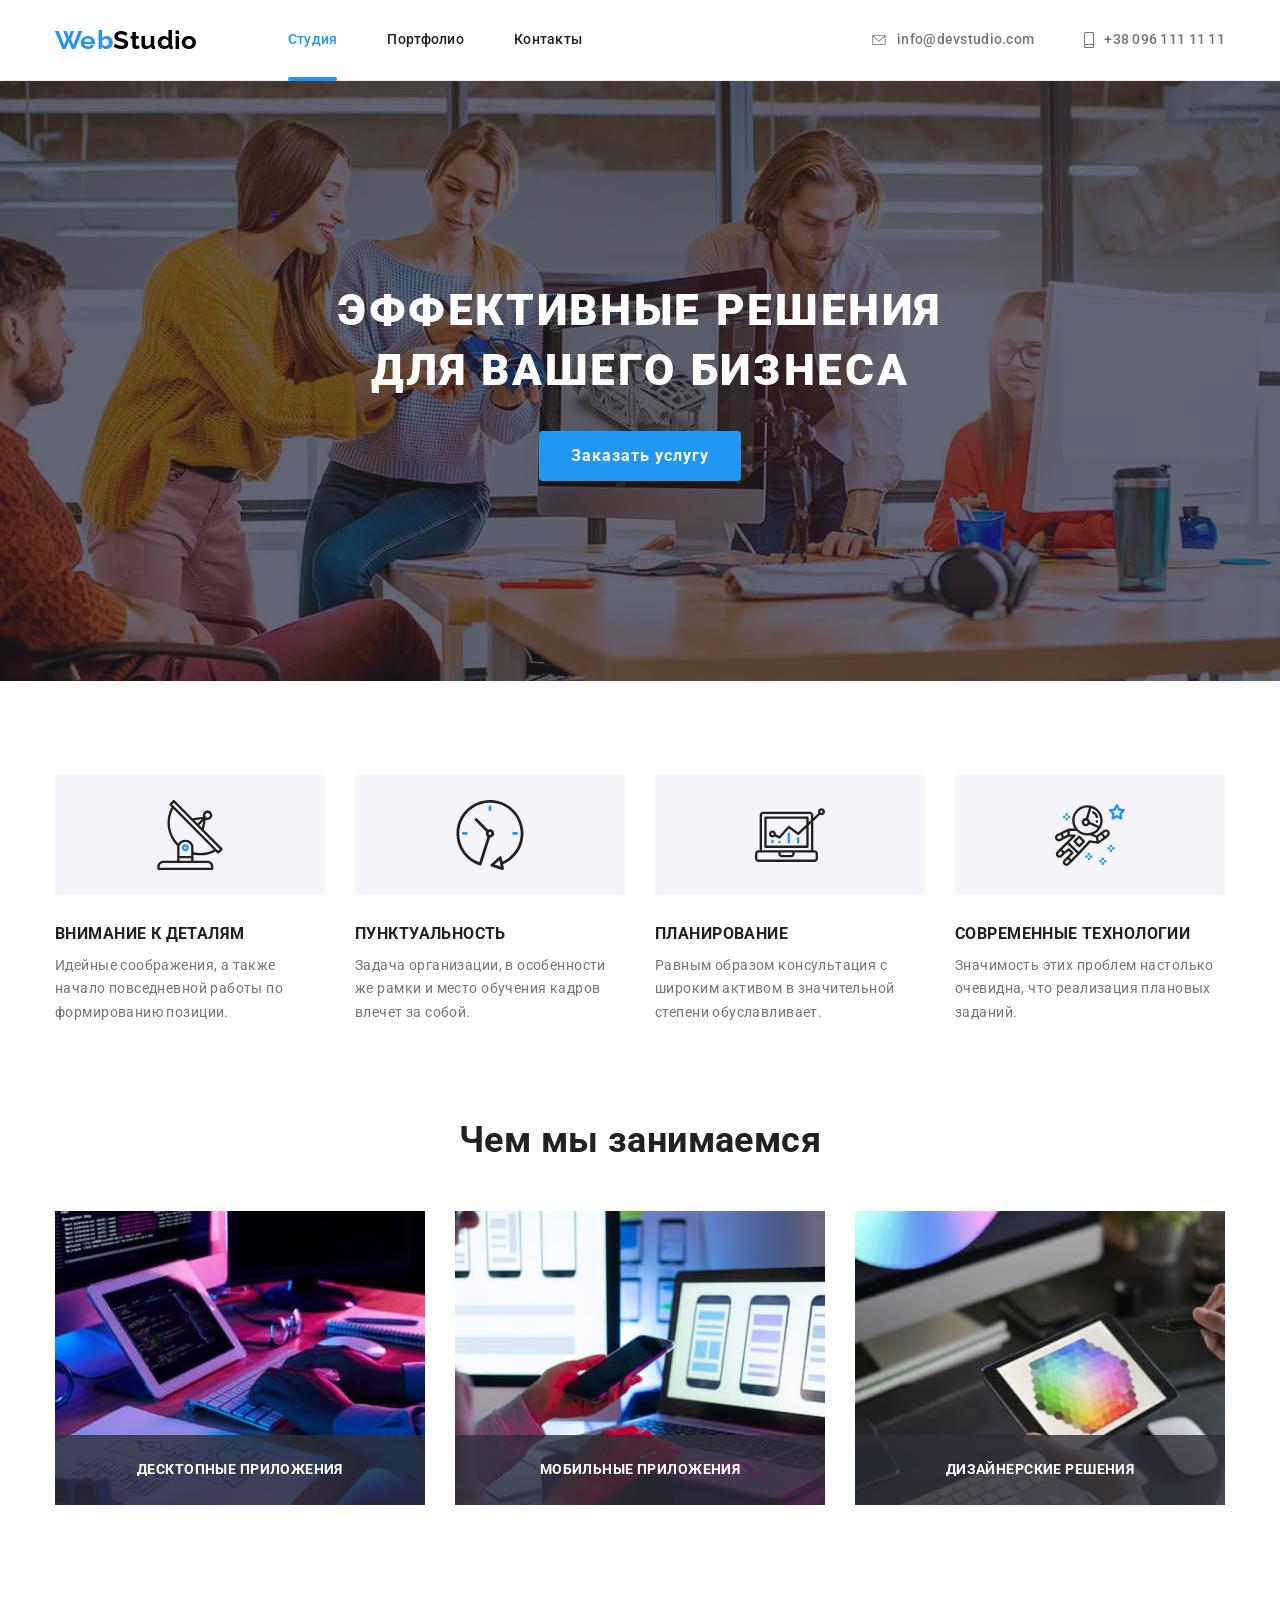
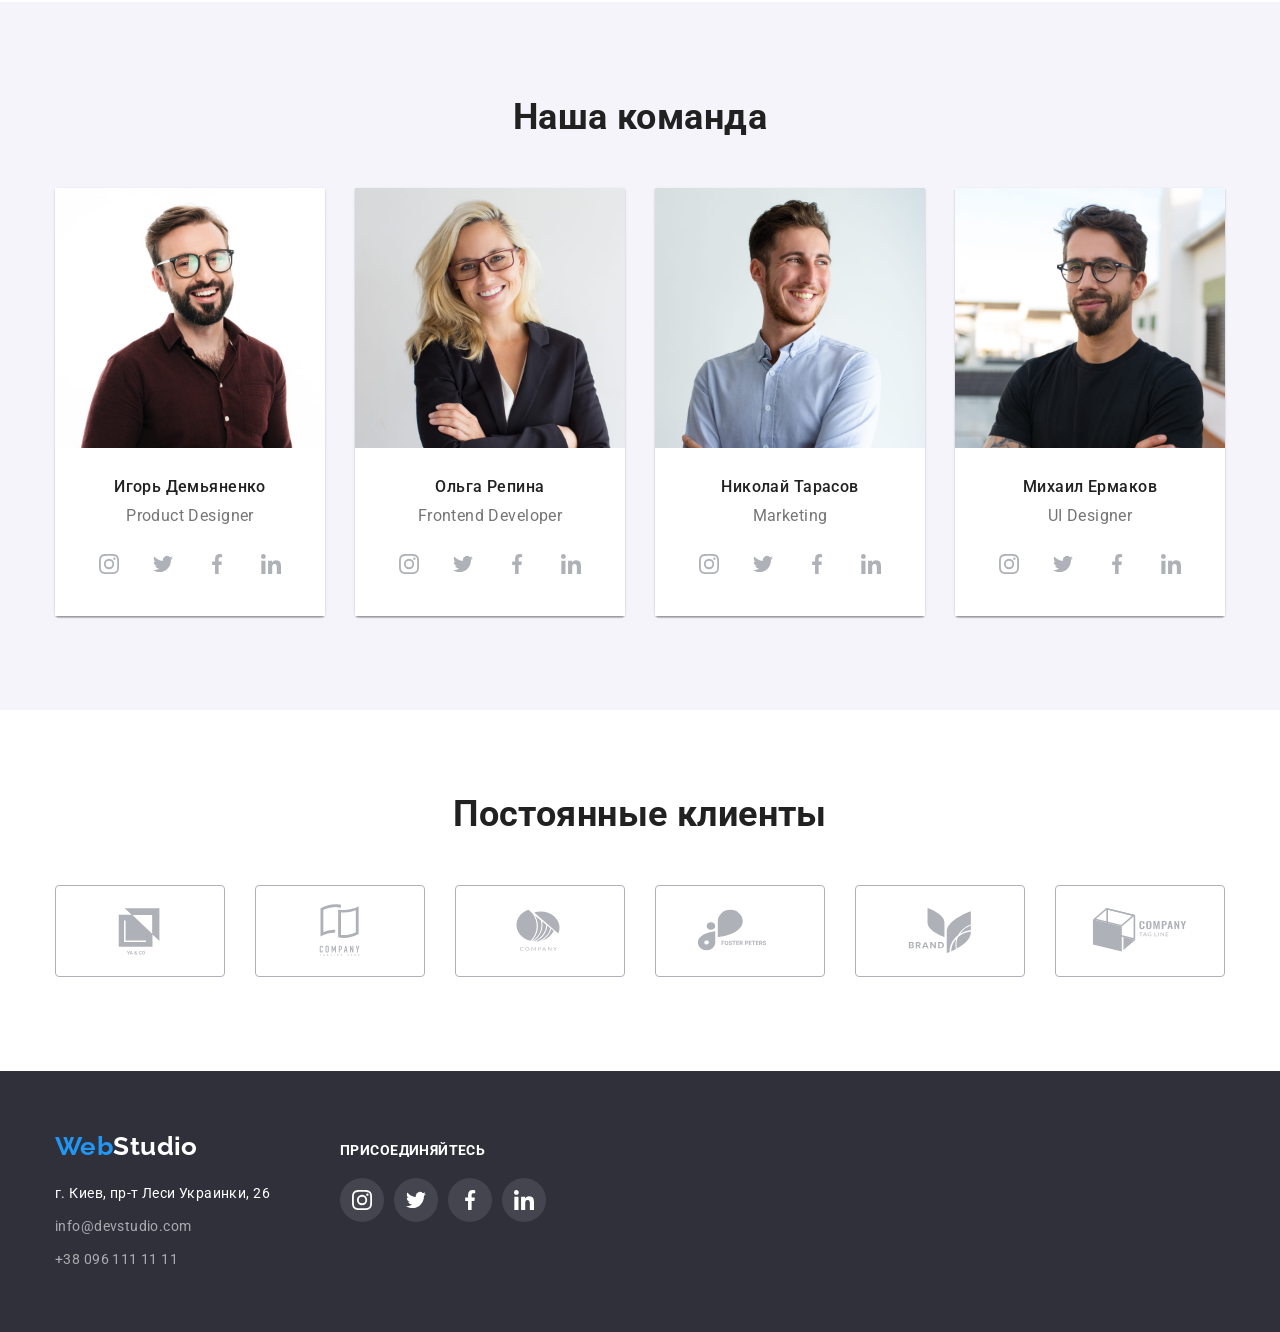
<file: index.html>
<!DOCTYPE html>
<html lang="ru">
  <head>
    <meta charset="UTF-8">
    <meta http-equiv="X-UA-Compatible" content="IE=edge">
    <meta name="viewport" content="width=device-width, initial-scale=1.0">
    <title>WebStudio</title>
    <link href="https://fonts.googleapis.com/css2?family=Raleway:wght@700&family=Roboto:wght@400;500;700;900&display=swap" rel="stylesheet">
    <link rel="stylesheet" href="https://cdnjs.cloudflare.com/ajax/libs/modern-normalize/1.1.0/modern-normalize.min.css">
    <link rel="stylesheet" href="./css/styles.css">
  </head>
  <body>
    <!--Шапка сайта -->
    <header class="header">
      <div class="container site-header">
        <nav class="nav">
          <a href="./index.html" class="logo"><span class="accent">Web</span>Studio</a>
          <ul class="site-nav list">
            <li class="item"><a href="./index.html" class="link current">Студия</a></li>
            <li class="item"><a href="./portfolio.html" class="link">Портфолио</a></li>
            <li class="item"><a href="" class="link">Контакты</a></li>
          </ul>
        </nav>
        <ul class="contacts list">
          <li class="item"><a href="mailto:info@devstudio.com" class="link"><svg class="contacts-icon" width="16" height="10"><use href="./img/icons.svg#icon-envelope"></use></svg>info@devstudio.com</a></li>
          <li class="item"><a href="telto:+380961111111" class="link"><svg class="contacts-icon" width="10" height="16">
            <use href="./img/icons.svg#icon-smartphone"></use>
          </svg>+38 096 111 11 11</a></li>
        </ul>
      </div>
    </header>
    <main>
      <!--Секция Герой -->
      <section class="hero">
        <h1 class="hero-title">Эффективные решения для вашего бизнеса</h1>
        <button type="button" class="button main" data-modal-open>Заказать услугу</button>
      </section>
      <!--Секция Наши преимущества -->
      <section class="section">
        <div class="container">
          <h2 class="visually-hidden">Наши преимущества</h2>
            <ul class="features-list">
              <li class="item icon-antenna">
                <h3 class="title">Внимание к деталям</h3>
                <p class="features-description">Идейные соображения, а также начало повседневной работы по формированию позиции.</p>
              </li>
              <li class="item icon-clock">
                <h3 class="title">Пунктуальность</h3>
                <p class="features-description">Задача организации, в особенности же рамки и место обучения кадров влечет за собой.
                </p>
              </li>
              <li class="item icon-diagram">
                <h3 class="title">Планирование</h3>
                <p class="features-description">Равным образом консультация с широким активом в значительной степени обуславливает.
                </p>
              </li>
              <li class="item icon-astronaut">
                <h3 class="title">Современные технологии</h3>
                <p class="features-description">Значимость этих проблем настолько очевидна, что реализация плановых заданий.</p>
              </li>
            </ul>
        </div>
      </section>
      <!--Секция  Чем мы занимаемся-->
      <section class="section function">
        <div class="container">
          <h2 class="section-title">Чем мы занимаемся</h2>
          <ul class="function-list">
            <li class="item">
              <a href="">
                <div class="function-card">
                  <img src="./img/box1.jpg" alt="Написание кода" width="370" class="function-card-image">
                  <p class="function-card-text">Десктопные приложения</p>
                </div>
              </a>
            </li>
            <li class="item">
              <a href=""> 
                <div class="function-card">
                  <img src="./img/box2.jpg" alt="Работа над мобильной версией сайта" width="370" class="function-card-image">
                  <p class="function-card-text">Мобильные приложения</p>
                </div>
              </a>
            </li>
            <li class="item">
              <a href="">
                <div class="function-card"> 
                  <img src="./img/box3.jpg" alt="Выбор цветовой гаммы" width="370" class="function-card-image">
                  <p class="function-card-text">Дизайнерские решения</p>
                </div>
              </a>
            </li>
          </ul>
        </div>
      </section>
      <!--Секция Наша команда-->
      <section class="section team">
        <div class="container">
          <h2 class="section-title">Наша команда</h2>
          <ul class="team-list">
            <li class="item">
              <img src="./img/img1.jpg" alt="фото Игоря Демьяненко" width="270" class="card-image">
              <div class="team-member-description">
                <h3 class="team-member-name">Игорь Демьяненко</h3>
                <p class="team-member-proffesion">Product Designer</p>
                <ul class="social-media-list">
                  <li class="social-media-item"><a href="" class="social-media-link">
                      <svg class="icon" width="20px" height="20px">
                        <use href="./img/icons.svg#icon-instagram">
                        </use>
                      </svg>
                    </a>
                  </li>
                  <li class="social-media-item"><a href="" class="social-media-link">
                      <svg class="icon" width="20px" height="20px">
                        <use href="./img/icons.svg#icon-twitter">
                        </use>
                      </svg>
                    </a>
                  </li>
                  <li class="social-media-item"><a href="" class="social-media-link">
                      <svg class="icon" width="20px" height="20px">
                        <use href="./img/icons.svg#icon-facebook">
                        </use>
                      </svg>
                    </a>
                  </li>
                  <li class="social-media-item"><a href="" class="social-media-link">
                      <svg class="icon" width="20px" height="20px">
                        <use href="./img/icons.svg#icon-linkedin">
                        </use>
                      </svg>
                    </a>
                  </li>
                </ul>
              </div>
            </li>
            <li class="item">
              <img src="./img/img2.jpg" alt="Фото Ольги Репиной" width="270" class="card-image">
              <div class="team-member-description">
                <h3 class="team-member-name">Ольга Репина</h3>
                <p class="team-member-proffesion">Frontend Developer</p>
                <ul class="social-media-list">
                  <li class="social-media-item"><a href="" class="social-media-link">
                      <svg class="icon" width="20px" height="20px">
                        <use href="./img/icons.svg#icon-instagram">
                        </use>
                      </svg>
                    </a>
                  </li>
                  <li class="social-media-item"><a href="" class="social-media-link">
                      <svg class="icon" width="20px" height="20px">
                        <use href="./img/icons.svg#icon-twitter">
                        </use>
                      </svg>
                    </a>
                    </li>
                  <li class="social-media-item"><a href="" class="social-media-link">
                      <svg class="icon" width="20px" height="20px">
                        <use href="./img/icons.svg#icon-facebook">
                        </use>
                      </svg>
                    </a>
                  </li>
                  <li class="social-media-item"><a href="" class="social-media-link">
                      <svg class="icon" width="20px" height="20px">
                        <use href="./img/icons.svg#icon-linkedin">
                        </use>
                      </svg>
                    </a>
                  </li>
                </ul>
              </div>
            </li>
            <li class="item">
              <img src="./img/img3.jpg" alt="Фото Николая Тарасова" width="270" class="card-image">
              <div class="team-member-description">
                <h3 class="team-member-name">Николай Тарасов</h3>
                <p class="team-member-proffesion">Marketing</p>
                <ul class="social-media-list">
                  <li class="social-media-item"><a href="" class="social-media-link">
                      <svg class="icon" width="20px" height="20px">
                        <use href="./img/icons.svg#icon-instagram">
                        </use>
                      </svg>
                    </a>
                  </li>
                  <li class="social-media-item"><a href="" class="social-media-link">
                      <svg class="icon" width="20px" height="20px">
                        <use href="./img/icons.svg#icon-twitter">
                        </use>
                      </svg>
                    </a>
                  </li>
                  <li class="social-media-item"><a href="" class="social-media-link">
                      <svg class="icon" width="20px" height="20px">
                        <use href="./img/icons.svg#icon-facebook">
                        </use>
                      </svg>
                    </a>
                  </li>
                  <li class="social-media-item"><a href="" class="social-media-link">
                      <svg class="icon" width="20px" height="20px">
                        <use href="./img/icons.svg#icon-linkedin">
                        </use>
                      </svg>
                    </a>
                  </li>
                </ul>
              </div>
            </li>
            <li class="item">
              <img src="./img/img4.jpg" alt="Фото Михаила Ермакова" width="270" class="card-image">
              <div class="team-member-description">
                <h3 class="team-member-name">Михаил Ермаков</h3>
                <p class="team-member-proffesion">UI Designer</p>
                <ul class="social-media-list">
                  <li class="social-media-item"><a href="" class="social-media-link">
                      <svg class="icon" width="20px" height="20px">
                        <use href="./img/icons.svg#icon-instagram">
                        </use>
                      </svg>
                    </a>
                  </li>
                  <li class="social-media-item"><a href="" class="social-media-link">
                      <svg class="icon" width="20px" height="20px">
                        <use href="./img/icons.svg#icon-twitter">
                        </use>
                      </svg>
                    </a>
                  </li>
                  <li class="social-media-item"><a href="" class="social-media-link">
                      <svg class="icon" width="20px" height="20px">
                        <use href="./img/icons.svg#icon-facebook">
                        </use>
                      </svg>
                    </a>
                  </li>
                  <li class="social-media-item"><a href="" class="social-media-link">
                      <svg class="icon" width="20px" height="20px">
                        <use href="./img/icons.svg#icon-linkedin">
                        </use>
                      </svg>
                    </a>
                  </li>
                </ul>
              </div>
            </li>
          </ul>
        </div>
      </section>
      <!-- Клиенты -->
      <section class="section clients">
        <div class="container clients">
          <h2 class="section-title">Постоянные клиенты</h2>
          <ul class="clients-list">
            <li class="item"><a href="" class="link">
                <svg width="106" height="60">
                  <use href="./img/icons.svg#icon-ya"></use>
                </svg>
              </a>
            </li>
            <li class="item"><a href="" class="link">
                <svg width="106" height="60">
                  <use href="./img/icons.svg#icon-taglinehere"></use>
                </svg>
              </a>
            </li>
            <li class="item"><a href="" class="link">
                <svg width="106" height="60">
                  <use href="./img/icons.svg#icon-company"></use>
                </svg>
              </a>
            </li>
            <li class="item"><a href="" class="link">
                <svg width="106" height="60">
                  <use href="./img/icons.svg#icon-foster"></use>
                </svg>
              </a>
            </li>
            <li class="item"><a href="" class="link">
                <svg width="106" height="60">
                  <use href="./img/icons.svg#icon-brand"></use>
                </svg>
              </a>
            </li>
            <li class="item"><a href="" class="link">
                <svg width="106" height="60">
                  <use href="./img/icons.svg#icon-tagline"></use>
                </svg>
              </a>
            </li>
          </ul>
        </div>
        </section>
      </main>
    <!--Footer-->
    <footer class="footer">
      <div class="container container-footer">
        <div class="footer-main">
        <a href="./index.html" class="logo"><span class="accent">Web</span>Studio</a>
        <!-- Контакты -->
        <address class="address">
          <p class="physical">г. Киев, пр-т Леси Украинки, 26</p>
          <ul class="footer-contacts">
            <li class="item"><a href="mailto:info@devstudio.com" class="link">info@devstudio.com</a></li>
            <li class="item"><a href="telto:+380961111111" class="link">+38 096 111 11 11</a></li>
          </ul>
        </address>
      </div>
        <div class="footer-social-media">
          <h2 class="footer-title">присоединяйтесь</h2>
          <ul class="social-media-list">
            <li class="social-media-item"><a href="" class="social-media-link footer-link">
                <svg class="icon" width="20px" height="20px">
                  <use href="./img/icons.svg#icon-instagram">
                  </use>
                </svg>
              </a>
            </li>
            <li class="social-media-item"><a href="" class="social-media-link footer-link">
                <svg class="icon" width="20px" height="20px">
                  <use href="./img/icons.svg#icon-twitter">
                  </use>
                </svg>
              </a>
            </li>
            <li class="social-media-item"><a href="" class="social-media-link footer-link">
                <svg class="icon" width="20px" height="20px">
                  <use href="./img/icons.svg#icon-facebook">
                  </use>
                </svg>
              </a>
            </li>
            <li class="social-media-item"><a href="" class="social-media-link footer-link">
                <svg class="icon" width="20px" height="20px">
                  <use href="./img/icons.svg#icon-linkedin">
                  </use>
                </svg>
              </a>
            </li>
          </ul>
        </div>
      </div>
    </footer>

    <div class="backdrop is-hidden" data-modal>
      <div class="modal">
        <button class="button-modal" data-modal-close>
          <svg width="11px" height="11px"><use href="./img/icons.svg#icon-close"></use>
          </svg>
        </button>
      </div>
    </div>

    <script src="./js/modal.js"></script>
  </body>
</html>
</file>
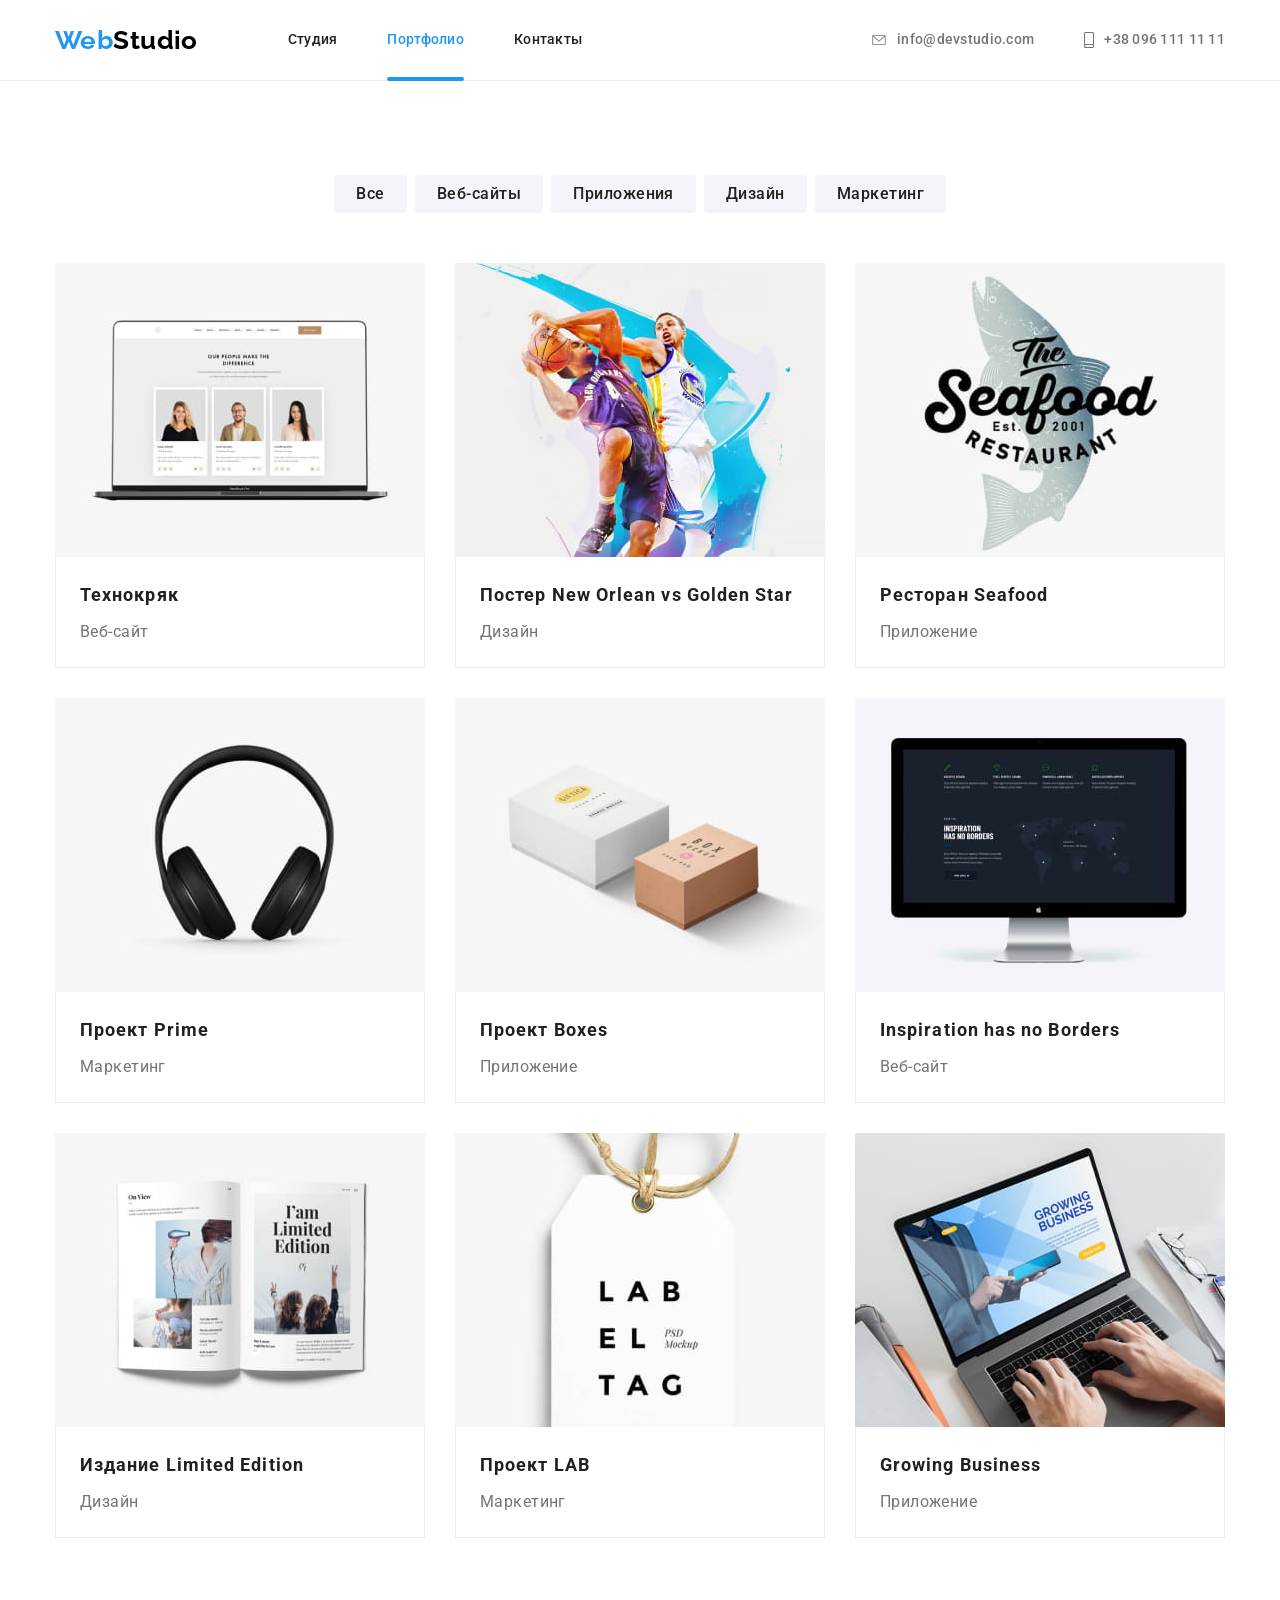
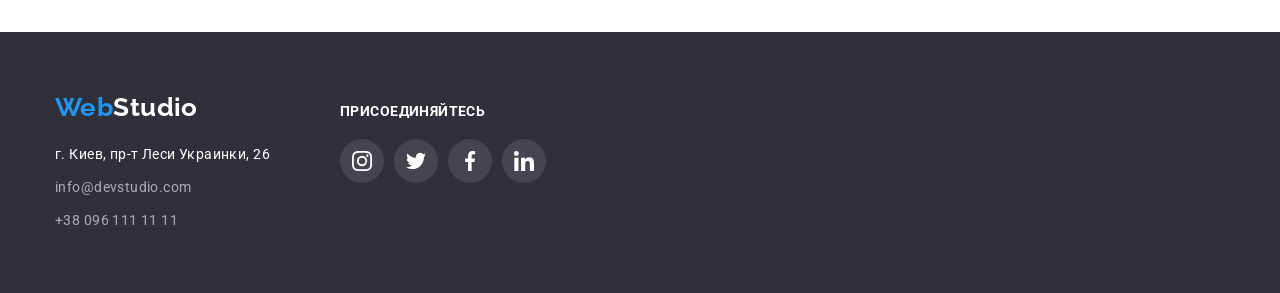
<file: portfolio.html>
<!DOCTYPE html>
<html lang="ru">
<head>
  <meta charset="UTF-8">
  <meta http-equiv="X-UA-Compatible" content="IE=edge">
  <meta name="viewport" content="width=device-width, initial-scale=1.0">
  <title>Portfolio</title>
  <link href="https://fonts.googleapis.com/css2?family=Raleway:wght@700&family=Roboto:wght@400;500;700;900&display=swap"
    rel="stylesheet">
  <link rel="stylesheet" href="https://cdnjs.cloudflare.com/ajax/libs/modern-normalize/1.1.0/modern-normalize.min.css">
  <link rel="stylesheet" href="./css/styles.css">
</head>
<body>
  <!--Шапка сайта -->
  <header class="header">
    <div class="container site-header">
      <nav class="nav">
        <a href="./index.html" class="logo"><span class="accent">Web</span>Studio</a>
        <ul class="site-nav list">
          <li class="item"><a href="./index.html" class="link">Студия</a></li>
          <li class="item"><a href="./portfolio.html" class="link current">Портфолио</a></li>
          <li class="item"><a href="" class="link">Контакты</a></li>
        </ul>
      </nav>
      <ul class="contacts list">
        <li class="item"><a href="mailto:info@devstudio.com" class="link"><svg class="contacts-icon" width="16" height="10">
              <use href="./img/icons.svg#icon-envelope"></use>
            </svg>info@devstudio.com</a></li>
        <li class="item"><a href="telto:+380961111111" class="link"><svg class="contacts-icon" width="10" height="16">
              <use href="./img/icons.svg#icon-smartphone"></use>
            </svg>+38 096 111 11 11</a></li>
      </ul>
    </div>
  </header>
  <main>
    <!-- Секция Наши проэкты -->
    <section class="section">
      <div class="container">
        <h2 class="visually-hidden">Наши проэкты</h2>
        <!-- Фильтр -->
        <ul class="filter-list">
          <li class="item">
            <button type="button" class="button filter">Все</button>
          </li>
          <li class="item">
            <button type="button" class="button filter">Веб-сайты</button>
          </li>
          <li class="item">
            <button type="button" class="button filter">Приложения</button>
          </li>
          <li class="item">
            <button type="button" class="button filter">Дизайн</button>
          </li>
          <li class="item">
            <button type="button" class="button filter">Маркетинг</button>
          </li>
        </ul>
        <!-- проэкты -->
        <ul class="project-list">
          <li class="item">
            <a href="" class="project-link">
              <div class="project-detail"> 
                <img class="card-image" src="./img/tehnokr.jpg" alt="веб-сайт Технокряк" width="370">
                <p class="project-desc">
                  Ресурс предлагает комплексные предложения с разным уровнем функционала и сервисов. Все это позволит посетителю
                  получить исчерпывающие сведения о компании или частном лице.
                </p>
              </div> 
              <div class="card-description">
                <h2 class="project-name">Технокряк</h2>
                <p class="project-type">Веб-сайт</p>
              </div>
            </a>
          </li>
          <li class="item">
            <a href="" class="project-link">
              <div class="project-detail">
                <img class="card-image" src="./img/poster.jpg" alt="Два баскетболиста" width="370" class="image">
                <p class="project-desc">
                  Ресурс предлагает комплексные предложения с разным уровнем функционала и сервисов. Все это позволит посетителю
                  получить исчерпывающие сведения о компании или частном лице.
                </p>
              </div>
              <div class="card-description">
                <h2 class="project-name">Постер New Orlean vs Golden Star</h2>
                <p class="project-type">Дизайн</p>
              </div>
            </a>
          </li>
          <li class="item">
            <a href="" class="project-link">
              <div class="project-detail">
                <img class="card-image" src="./img/seafood.jpg" alt="Эмблема ресторана" width="370">
                <p class="project-desc">
                  Ресурс предлагает комплексные предложения с разным уровнем функционала и сервисов. Все это позволит посетителю
                  получить исчерпывающие сведения о компании или частном лице.
                </p>
              </div>
              <div class="card-description">
                <h2 class="project-name">Ресторан Seafood</h2>
                <p class="project-type">Приложение</p>
              </div>
            </a>
          </li>
          <li class="item">
            <a href="" class="project-link">
              <div class="project-detail">
                <img class="card-image" src="./img/prime.jpg" alt="Наушники" width="370">
                <p class="project-desc">
                  Ресурс предлагает комплексные предложения с разным уровнем функционала и сервисов. Все это позволит посетителю
                  получить исчерпывающие сведения о компании или частном лице.
                </p>
              </div>
              <div class="card-description">
                <h2 class="project-name">Проект Prime</h2>
                <p class="project-type">Маркетинг</p>
              </div>
            </a>
          </li>
          <li class="item">
            <a href="" class="project-link">
              <div class="project-detail">
                <img class="card-image" src="./img/boxes.jpg" alt="Две коробки" width="370">
                <p class="project-desc">
                  Ресурс предлагает комплексные предложения с разным уровнем функционала и сервисов. Все это позволит посетителю
                  получить исчерпывающие сведения о компании или частном лице.
                </p>
              </div>
              <div class="card-description">
                <h2 class="project-name">Проект Boxes</h2>
                <p class="project-type">Приложение</p>
              </div>
            </a>
          </li>
          <li class="item">
            <a href="" class="project-link">
              <div class="project-detail">
                <img class="card-image" src="./img/inspiration.jpg" alt="Дизайн веб сайта" width="370">
                <p class="project-desc">
                  Ресурс предлагает комплексные предложения с разным уровнем функционала и сервисов. Все это позволит посетителю
                  получить исчерпывающие сведения о компании или частном лице.
                </p>
              </div>
              <div class="card-description">
                <h2 class="project-name">Inspiration has no Borders</h2>
                <p class="project-type">Веб-сайт</p>
              </div>
            </a>
          </li>
          <li class="item">
            <a href="" class="project-link">
              <div class="project-detail">
                <img class="card-image" src="./img/limited.jpg" alt="Книга" width="370">
                <p class="project-desc">
                  Ресурс предлагает комплексные предложения с разным уровнем функционала и сервисов. Все это позволит посетителю
                  получить исчерпывающие сведения о компании или частном лице.
                </p>
              </div>
              <div class="card-description">
                <h2 class="project-name">Издание Limited Edition</h2>
                <p class="project-type">Дизайн</p>
              </div>
            </a>
          </li>
          <li class="item">
            <a href="" class="project-link">
              <div class="project-detail">
                <img class="card-image" src="./img/lab.jpg" alt="Ярлык" width="370">
                <p class="project-desc">
                  Ресурс предлагает комплексные предложения с разным уровнем функционала и сервисов. Все это позволит посетителю
                  получить исчерпывающие сведения о компании или частном лице.
                </p>
              </div>
              <div class="card-description">
                <h2 class="project-name">Проект LAB</h2>
                <p class="project-type">Маркетинг</p>
              </div>
            </a>
          </li>
          <li class="item">
            <a href="" class="project-link">
              <div class="project-detail">
                <img class="card-image" src="./img/growing.jpg" alt="Ноутбук" width="370">
                <p class="project-desc">
                  Ресурс предлагает комплексные предложения с разным уровнем функционала и сервисов. Все это позволит посетителю
                  получить исчерпывающие сведения о компании или частном лице.
                </p>
              </div>
              <div class="card-description">
                <h2 class="project-name">Growing Business</h2>
                <p class="project-type">Приложение</p>
              </div>
            </a>
          </li>
        </ul>
      </div>
    </section>  
  </main>
  <!--Footer-->
  <footer class="footer">
    <div class="container container-footer">
      <section class="footer-main">
        <a href="./index.html" class="logo"><span class="accent">Web</span>Studio</a>
        <!-- Контакты -->
        <address class="address">
          <p class="physical">г. Киев, пр-т Леси Украинки, 26</p>
          <ul class="footer-contacts">
            <li class="item"><a href="mailto:info@devstudio.com" class="link">info@devstudio.com</a></li>
            <li class="item"><a href="telto:+380961111111" class="link">+38 096 111 11 11</a></li>
          </ul>
        </address>
      </section>
      <section class="footer-social-media">
        <h2 class="footer-title">присоединяйтесь</h2>
        <ul class="social-media-list">
          <li class="social-media-item"><a href="" class="social-media-link footer-link">
              <svg class="icon" width="20px" height="20px">
                <use href="./img/icons.svg#icon-instagram">
                </use>
              </svg>
            </a>
          </li>
          <li class="social-media-item"><a href="" class="social-media-link footer-link">
              <svg class="icon" width="20px" height="20px">
                <use href="./img/icons.svg#icon-twitter">
                </use>
              </svg>
            </a>
          </li>
          <li class="social-media-item"><a href="" class="social-media-link footer-link">
              <svg class="icon" width="20px" height="20px">
                <use href="./img/icons.svg#icon-facebook">
                </use>
              </svg>
            </a>
          </li>
          <li class="social-media-item"><a href="" class="social-media-link footer-link">
              <svg class="icon" width="20px" height="20px">
                <use href="./img/icons.svg#icon-linkedin">
                </use>
              </svg>
            </a>
          </li>
        </ul>
      </section>
    </div>
  </footer>
</body>
</html>
</file>
<file: css/styles.css>
:root {
  --primary-text-color: #757575; 
  --title-color: #212121; 
  --secondary-text-color: #212121;
  --accent-color: #2196f3; 
  --hero-text-color: #fff; 
  --hero-background-color: #2f303a; 
  --footer-white-color: #fff; 
  --backgroud-white-color: #ffffff;
  --address-link-color: rgba(255, 255, 255, 0.6); 
  --logo-black: #000; 
  --footer-background-color: #2f303a; 
  --header-border-color: #ececec; 
  --background-section-color: #f5f4fa;
  --card-border-color: #eee;
  --features-icon-bg: #F5F4FA;
  --icons-color: #afb1b8;
  --footer-social-media-bg: #44454E;
  --gradient-color: rgba(47, 48, 58, 0.4);
  --function-text-color: #ffffff;
}

html {
  box-sizing: border-box;
}

*,
*::before,
*::after {
  box-sizing: inherit;
}



body {
  margin: 0;

  background-color: var(--backgroud-white-color);
  color: var(--primary-text-color);

  font-family: 'Roboto', sans-serif;
  letter-spacing: 0.03em;
  font-size: 14px;
}

.visually-hidden {
  position: absolute;
  width: 1px;
  height: 1px;
  margin: -1px;
  border: 0;
  padding: 0;

  white-space: nowrap;
  clip-path: inset(100%);
  clip: rect(0 0 0 0);
  overflow: hidden;
}

ul {
  list-style: none;
  margin: 0;
  padding: 0;
}

h1,
h2,
h3,
h4,
h5,
h6,
p {
  margin-top: 0;
  margin-bottom: 0;
}

.container {
  width: 1200px;
  padding-left: 15px;
  padding-right: 15px;
  margin: 0 auto;
}

.section {
  padding-top: 94px;
  padding-bottom: 94px;
}

.header {
  background-color: var(--background-white-color);
  border-bottom: 1px solid #ececec;
}

.container.site-header {
  display: flex;
  align-items: center;
  justify-content: space-between;
}

/* site nav */
.nav {
  display: flex;
  align-items: center;
  
}

.nav .logo {
  margin-right: 90px;

  color: var(--logo-black);

  font-family: 'Raleway', sans-serif;
  font-weight: 700;
  font-size: 26px;
  line-height: 1.19;
  text-decoration: none;
}

.accent {
  color: var(--accent-color);
}

.site-nav.list {
  display: flex;
}
.site-nav .item:not(:last-child) {
  margin-right: 50px;
}

.site-nav .link {
  display: block;
  padding-top: 32px;
  padding-bottom: 32px;

  color: var(--secondary-text-color);

  font-weight: 500;
  line-height: 1.14;
  letter-spacing: 0.02em;
  text-decoration: none;

  transition: color 250ms cubic-bezier(0.4, 0, 0.2, 1);
  }

.site-nav .link:hover,
.site-nav .link:focus {
  color: var(--accent-color);
}

.site-nav .link.current {
  position: relative;
  color: var(--accent-color);
}

.link.current::after {
  position: absolute;
  bottom: -1px;
  content: "";
  display: block;
  width: 100%;
  height: 4px;
  background-color: var(--accent-color);
  border-radius: 2px;
}
.contacts .item:not(:last-child) {
  margin-right: 50px;
}

.contacts.list {
  display: flex;
}

.contacts .link {
  display: inline-flex;
  align-items: center;
  padding-top: 32px;
  padding-bottom: 32px;

  color: var(--primary-text-color);

  font-weight: 500;
  line-height: 1.14;
  letter-spacing: 0.02em;
  text-decoration: none;

  transition: color 250ms cubic-bezier(0.4, 0, 0.2, 1),
  fill 250ms cubic-bezier(0.4, 0, 0.2, 1);
}

.contacts-icon {
  margin-right: 10px;
  fill: currentColor;
}

.contacts .link:hover,
.contacts .link:focus {
  color: var(--accent-color);
  fill: var(--accent-color);
}

/* hero */
.hero {
  padding-top: 200px;
  padding-bottom: 200px;
  background-color: var(--hero-background-color);
  background-image: linear-gradient(to right,
    var(--gradient-color),
    var(--gradient-color)),
   url("../img/hero.jpg");
  background-repeat: no-repeat;
  background-position: center;
  
  text-align: center;
  height: 600px;
  max-width: 1600px;
  margin-left: auto;
  margin-right: auto;
}

.hero-title {
  width: 696px;
  margin-right: auto;
  margin-left: auto;
  margin-bottom: 30px;

  color: var(--hero-text-color);

  font-weight: 900;
  font-size: 44px;
  line-height: 1.36;
  letter-spacing: 0.06em;
  text-transform: uppercase;
}

.button.main {
  border: none;
  border-radius: 4px;
  display: inline-block;
  padding: 10px 32px;
  min-width: 200px;

  color: var(--hero-text-color);
  background-color: var(--accent-color);

  font-family: Roboto;
  font-weight: 700;
  font-size: 16px;
  line-height: 1.88;
  align-items: center;
  text-align: center;
  letter-spacing: 0.06em;
}

.section-title {
  margin-bottom: 50px;

  color: var(--title-color);

  font-weight: 700;
  font-size: 36px;
  line-height: 1.17;
  text-align: center;
}

/* features */
.features-list {
  display: flex;
}

.features-list .item::before {
  content: "";
  display: block;
  height: 120px;
  margin-bottom: 30px;
  border-radius: 4px;
  background-color: var(--features-icon-bg);
  
  background-repeat: no-repeat;
  background-position: center;
}

.icon-antenna::before {
  background-image: url("../img/antenna.svg" );
}

.icon-clock::before {
  background-image: url("../img/clock.svg");
}

.icon-diagram::before {
  background-image: url("../img/diagram.svg");
}

.icon-astronaut::before {
  background-image: url("../img/astronaut.svg");
}
.features-list .item {
  width: 270px;
}


.features-list .item:not(:last-child) {
  margin-right: 30px;
}
.features-list .title {
  margin-bottom: 10px;
  text-transform: uppercase;
  color: var(--secondary-text-color);

  font-weight: 700;
  line-height: 1.14;
}

.features-description {
  line-height: 1.7;
}

/* Чем мы занимаемся */
.section.function {
  padding-top: 0;
}

.function-list {
  display: inline-flex;
}

.function-list .item:not(:last-child) {
  margin-right: 30px;
}

.function-card-image {
  display: block;
}
.function-card {
  position: relative;
}

.function-card-text{
  position: absolute;
  bottom: 0;
  width: 100%;
  height: 70px;
  display: block;
  background-color: rgba(47, 48, 58, 0.8);

  color: var(--function-text-color);
  text-decoration: none;
  text-align: center;
  text-transform: uppercase;
  font-weight: 700;
  line-height: 1.14;
  padding-top: 27px;
  padding-bottom: 27px;
}


/* Наша команда */
.section.team {
  background-color: var(--background-section-color);
}

.team-list {
  display: flex;
}

.team-list .item:not(:last-child) {
  margin-right: 30px;
}

.team-list .item {
  background-color: var(--background-white-color);
  border-radius: 0px 0px 4px 4px;
  box-shadow: 0px 1px 3px rgba(0, 0, 0, 0.12),
  0px 1px 1px rgba(0, 0, 0, 0.14),
  0px 2px 1px rgba(0, 0, 0, 0.2);
}

.team-member-description {
  padding-top: 30px;
  padding-bottom: 30px;
  background-color: var(--backgroud-white-color);
}

.team-member-name {
  margin-bottom: 10px;

  color: var(--secondary-text-color);

  font-weight: 500;
  font-size: 16px;
  line-height: 1.18;
  text-align: center;
}

.team-member-proffesion {
  font-size: 16px;
  line-height: 1.18;
  text-align: center;
  margin-bottom: 16px;
}

.social-media-list {
  display: flex;
  align-items: center;
  justify-content: center;
    
}

.social-media-item:not(:last-child) {
  margin-right: 10px;
}

 .social-media-link {
  display: flex;
  justify-content: center;
  align-items: center;
  background-color: var(--backgroud-white-color);
  height: 44px;
  width: 44px;
  border-radius: 50%;
  fill: var(--icons-color);

  transition: background-color 250ms cubic-bezier(0.4, 0, 0.2, 1),
  fill 250ms cubic-bezier(0.4, 0, 0.2, 1);
}
 
.social-media-link:hover,
.social-media-link:focus {
  background-color: var(--accent-color);
  fill: #fff;
}
  
/* Clients */
.section.clients {
  padding-top: 83px;
  padding-bottom: 94px;
}
  .clients-list {
    display: flex;
    align-items: center;
    justify-content: center;
  }
  
  .clients-list .link {
    display: flex;
    justify-content: center;
    align-items: center;
    width: 170px;
    height: 92px;
    border: 1px solid #AFB1B8;
    border-radius: 4px;
    fill: var(--icons-color);

    transition: fill 250ms cubic-bezier(0.4, 0, 0.2, 1),
    border 250ms cubic-bezier(0.4, 0, 0.2, 1);
  }
  
  .clients-list .item:not(:last-child) {
    margin-right: 30px;
  }
  
  .clients-list .link:hover,
  .clients-list .link:focus {
    fill: var(--accent-color);
    border: 1px solid var(--accent-color);
  }

/* Футер */
.footer {
  padding-top: 60px;
  padding-bottom: 60px;

  background-color: var(--footer-background-color);
}

.container-footer {
  display: flex;
  align-items: baseline;
}

.footer-main {
  margin-right: 70px;
}
.footer .logo {
  display: inline-block;
  margin-bottom: 20px;

  color: var(--footer-white-color);

  font-family: 'Raleway', sans-serif;
  font-weight: 700;
  font-size: 26px;
  line-height: 1.19;
  text-decoration: none;
}

.address .physical {
  margin-bottom: 9px;
  color: var(--footer-white-color);

  font-style: normal;
  line-height: 1.71;
}

.address .link {
  display: inline-block;

  color: var(--address-link-color);

  font-style: normal;
  line-height: 1.71;
  text-decoration: none;

  transition: color 250ms cubic-bezier(0.4, 0, 0.2, 1);
}

.address .link:hover,
.address .link:focus {
  color: var(--accent-color);
}

.footer-contacts .item:not(:last-child) {
  margin-bottom: 9px;
}

.footer-title {
  font-size: 14px;
  margin-bottom: 20px;
  line-height: 1,14;
  text-transform: uppercase;
  color: var(--footer-white-color);
}

.social-media-link.footer-link {
  background-color: var(--footer-social-media-bg);
  fill: #fff;

  transition: background-color 250ms cubic-bezier(0.4, 0, 0.2, 1),

}

.social-media-link.footer-link:hover,
.social-media-link.footer-link:focus {
  background-color: var(--accent-color);}

/* Портфолио */

.filter-list {
  display: flex;
  justify-content: center;
  margin-bottom: 50px;
}

.filter-list .item:not(:last-child) {
  margin-right: 8px;
}

.button.filter {
  border: none;
  border-radius: 4px;
  display: inline-block;
  padding: 6px 22px;
  min-width: 73px;

  color: var(--secondary-text-color);
  background-color: #f5f4fa;

  font-family: 'Roboto', sans-serif;
  font-weight: 500;
  font-size: 16px;
  line-height: 1.62;
  text-align: center;
  letter-spacing: 0.03em;

  transition: background-color 250ms cubic-bezier(0.4, 0, 0.2, 1),
  color 250ms cubic-bezier(0.4, 0, 0.2, 1),
  filter 250ms cubic-bezier(0.4, 0, 0.2, 1);
}

.button.filter:hover,
.button.filter:focus {
  color: #ffffff;
  background-color: var(--accent-color);
  filter: drop-shadow(0px 4px 4px rgba(0, 0, 0, 0.25));
}

.project-list {
  display: flex;
  flex-wrap: wrap;
}

.project-link {
  display: block;
  text-decoration: none;

  transition: box-shadow 250ms cubic-bezier(0.4, 0, 0.2, 1);
 }

.project-list .item {
  width: calc((100% - 60px) / 3);
  margin-right: 30px;
  margin-bottom: 30px;
  
}

.project-list .item:nth-child(3n) {
  margin-right: 0;
}

.project-list .item:nth-last-child(-n + 3) {
  margin-bottom: 0;
}

.card-image {
  display: block;
}

.card-description {
  border-left-color: var(--card-border-color);
  border-left-width: 1px;
  border-left-style: solid;
  border-bottom-color: var(--card-border-color);
  border-bottom-width: 1px;
  border-bottom-style: solid;
  border-right-color: var(--card-border-color);
  border-right-width: 1px;
  border-right-style: solid;

  padding: 20px 24px;
}

.project-name {
  margin-bottom: 4px;
  color: var(--secondary-text-color);

  font-weight: 700;
  font-size: 18px;
  line-height: 2;
  letter-spacing: 0.06em;
}

.project-type {
  font-size: 16px;
  line-height: 1.88;
  color: var(--primary-text-color);
}

.project-link:hover,
.project-link:focus {
  box-shadow: 
  0px 1px 1px rgba(0, 0, 0, 0.12),
  0px 4px 4px rgba(0, 0, 0, 0.06),
  1px 4px 6px rgba(0, 0, 0, 0.16);
}

.project-link:hover .project-desc,
.project-link:focus .project-desc {
  
  transform: translateY(-100%);
}

.project-detail {
position: relative;
overflow: hidden;
}

.project-desc {
  position: absolute;
  transition: transform 250ms cubic-bezier(0.4, 0, 0.2, 1);
  
  background-color: rgba(33, 150, 243, 0.9);;
  width: 100%;
  height: 100%;
  padding: 63px 24px;

  font-size: 18px;
  line-height: 1.55;
  color: #FFFFFF;

  
}

.backdrop {
  position: fixed;
  top: 0;
  left: 0;

  background-color: rgba(0, 0, 0, 0.2);
  width: 100%;
  height: 100%;

  opacity: 1;

  transition: opacity 250ms cubic-bezier(0.4, 0, 0.2, 1),
  visibility 250ms cubic-bezier(0.4, 0, 0.2, 1);
}

.backdrop.is-hidden {
  opacity: 0;
  pointer-events: none;
  visibility: hidden;
}

.backdrop.is-hidden .modal {
  transform: translate(-50%, -50%) scale(1);
}
.modal {
  position: absolute;
  top: 50%;
  left: 50%;
  
  width: 528px;
  height: 581px;
  background-color: #fff;
  box-shadow: 0px 1px 3px rgba(0, 0, 0, 0.12),
  0px 1px 1px rgba(0, 0, 0, 0.14),
  0px 2px 1px rgba(0, 0, 0, 0.2);
  border-radius: 4px;

  transform: translate(-50%, -50%) scale(1.1);
  transition: scale 250ms cubic-bezier(0.4, 0, 0.2, 1);
}

.button-modal {
  position: absolute;
  top: 8px;
  right: 8px;

  width: 30px;
  height: 30px;
  display: flex;
  justify-content: center;
  align-items: center;
  background-color: #fff;
  border: 1px solid rgba(0, 0, 0, 0.1);
  border-radius: 50%;
}
</file>
